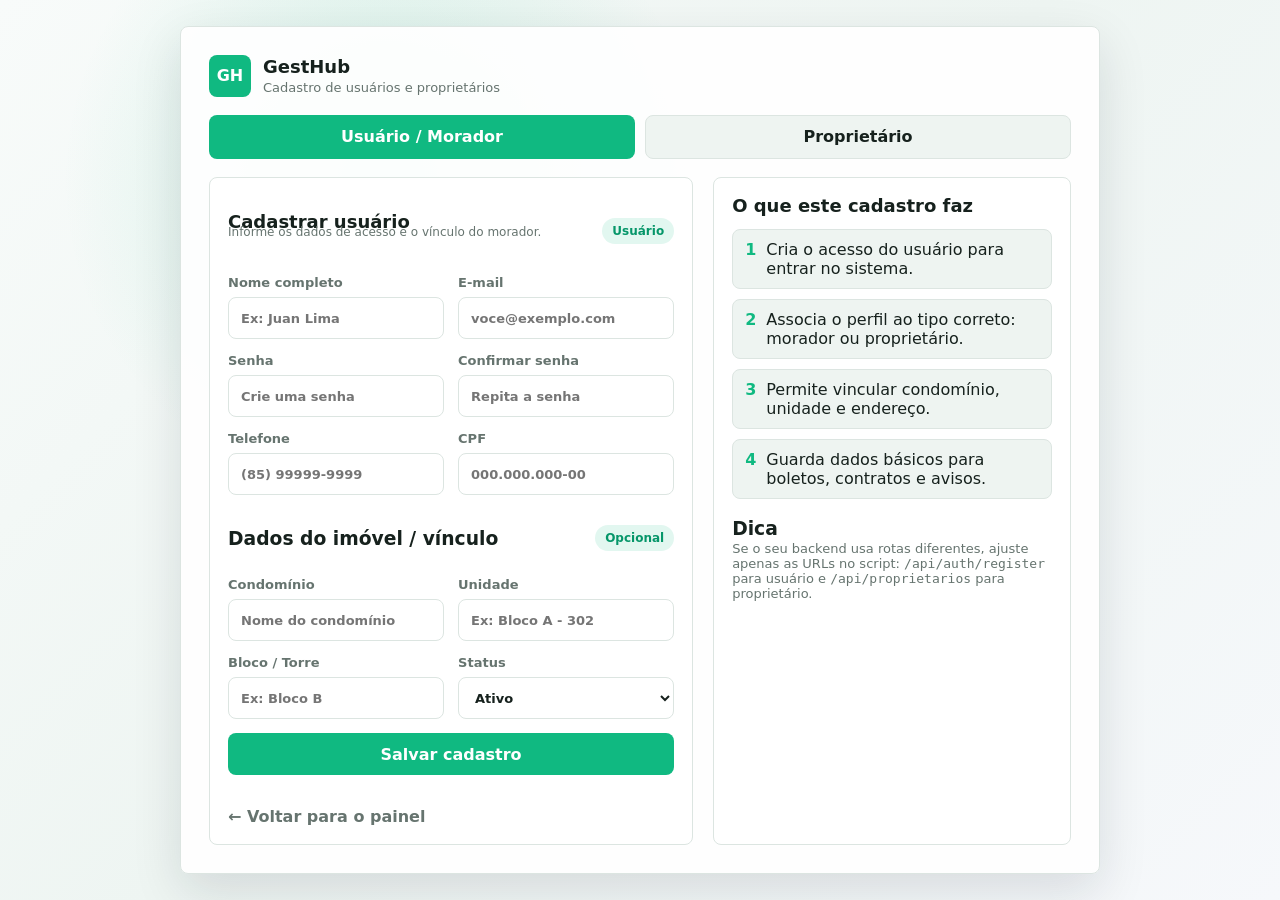
<file: projeto POO/frontend/cadastro.html>
<!doctype html>
<html lang="pt-BR">
  <head>
    <meta charset="utf-8" />
    <meta name="viewport" content="width=device-width, initial-scale=1" />
    <title>GestHub | Cadastro</title>
    <link rel="stylesheet" href="styles.css" />
    <style>
      .wide-auth {
        width: min(920px, 100%);
      }
      .auth-layout {
        display: grid;
        grid-template-columns: minmax(0, 1.15fr) minmax(280px, 0.85fr);
        gap: 20px;
      }
      .panel-card {
        padding: 18px;
        border: 1px solid var(--line);
        border-radius: 8px;
        background: color-mix(in srgb, var(--surface) 94%, transparent);
      }
      .role-switch {
        display: grid;
        grid-template-columns: repeat(2, minmax(0, 1fr));
        gap: 10px;
        margin-top: 18px;
      }
      .role-switch button {
        min-height: 44px;
        font-weight: 700;
      }
      .role-switch button.active {
        background: var(--primary);
        color: #fff;
        border-color: transparent;
      }
      .helper-list {
        margin: 14px 0 0;
        padding: 0;
        list-style: none;
        display: grid;
        gap: 10px;
      }
      .helper-list li {
        display: flex;
        gap: 10px;
        align-items: flex-start;
        padding: 10px 12px;
        border: 1px solid var(--line);
        border-radius: 8px;
        background: var(--surface-soft);
        color: var(--text);
      }
      .helper-list li span {
        color: var(--primary);
        font-weight: 800;
      }
      .form-grid-2 {
        display: grid;
        grid-template-columns: repeat(2, minmax(0, 1fr));
        gap: 14px;
      }
      .full {
        grid-column: 1 / -1;
      }
      .section-title {
        display: flex;
        align-items: center;
        justify-content: space-between;
        gap: 12px;
        margin: 16px 0 12px;
      }
      .mini-badge {
        padding: 6px 10px;
        border-radius: 999px;
        background: rgba(16, 185, 129, 0.12);
        color: var(--primary-strong);
        font-size: 12px;
        font-weight: 800;
      }
      .field-note {
        color: var(--muted);
        font-size: 12px;
        margin-top: -6px;
      }
      .back-link {
        display: inline-flex;
        align-items: center;
        gap: 8px;
        color: var(--muted);
        text-decoration: none;
        font-weight: 650;
        margin-top: 18px;
      }
      .back-link:hover {
        color: var(--text);
      }
      .hide {
        display: none !important;
      }
      @media (max-width: 860px) {
        .auth-layout {
          grid-template-columns: 1fr;
        }
      }
    </style>
  </head>
  <body>
    <div id="toast" class="toast" role="status" aria-live="polite"></div>

    <section class="auth-screen">
      <div class="auth-panel wide-auth">
        <div class="brand-lockup">
          <span class="brand-mark">GH</span>
          <div>
            <strong>GestHub</strong>
            <span>Cadastro de usuários e proprietários</span>
          </div>
        </div>

        <div class="role-switch" role="tablist" aria-label="Tipo de cadastro">
          <button id="btnMorador" class="secondary-button active" type="button" data-role="morador">Usuário / Morador</button>
          <button id="btnProprietario" class="secondary-button" type="button" data-role="proprietario">Proprietário</button>
        </div>

        <div class="auth-layout" style="margin-top: 18px;">
          <div class="panel-card">
            <div class="section-title">
              <div>
                <h2 id="formTitle">Cadastrar usuário</h2>
                <p id="formSubtitle" class="field-note">Preencha os dados de acesso e o perfil principal.</p>
              </div>
              <span id="roleTag" class="mini-badge">Usuário</span>
            </div>

            <form id="cadastroForm" class="login-form" autocomplete="off">
              <div class="form-grid-2">
                <label>
                  Nome completo
                  <input name="nome" type="text" placeholder="Ex: Juan Lima" required />
                </label>

                <label>
                  E-mail
                  <input name="email" type="email" placeholder="voce@exemplo.com" required />
                </label>

                <label>
                  Senha
                  <input name="senha" type="password" placeholder="Crie uma senha" required />
                </label>

                <label>
                  Confirmar senha
                  <input name="confirmar_senha" type="password" placeholder="Repita a senha" required />
                </label>

                <label>
                  Telefone
                  <input name="telefone" type="text" placeholder="(85) 99999-9999" />
                </label>

                <label>
                  CPF
                  <input name="cpf" type="text" placeholder="000.000.000-00" />
                </label>
              </div>

              <div class="section-title">
                <h3 style="margin:0;">Dados do imóvel / vínculo</h3>
                <span class="mini-badge">Opcional</span>
              </div>

              <div class="form-grid-2">
                <label>
                  Condomínio
                  <input name="condominio" type="text" placeholder="Nome do condomínio" />
                </label>

                <label>
                  Unidade
                  <input name="unidade" type="text" placeholder="Ex: Bloco A - 302" />
                </label>

                <label>
                  Bloco / Torre
                  <input name="bloco" type="text" placeholder="Ex: Bloco B" />
                </label>

                <label>
                  Status
                  <select name="status">
                    <option value="ativo">Ativo</option>
                    <option value="inativo">Inativo</option>
                  </select>
                </label>

                <label id="enderecoWrap" class="full">
                  Endereço do imóvel / proprietário
                  <input name="endereco" type="text" placeholder="Rua, número, bairro, cidade" />
                </label>

                <label id="documentoWrap" class="full">
                  Observações / documento
                  <textarea name="observacoes" placeholder="Informações adicionais, contrato, observações do cadastro..."></textarea>
                </label>
              </div>

              <input type="hidden" name="role" value="morador" />

              <button class="primary-button" type="submit">Salvar cadastro</button>
              <a class="back-link" href="index.html">← Voltar para o painel</a>
            </form>
          </div>

          <aside class="panel-card">
            <h2 style="margin-top: 0;">O que este cadastro faz</h2>
            <ul class="helper-list">
              <li><span>1</span><div>Cria o acesso do usuário para entrar no sistema.</div></li>
              <li><span>2</span><div>Associa o perfil ao tipo correto: morador ou proprietário.</div></li>
              <li><span>3</span><div>Permite vincular condomínio, unidade e endereço.</div></li>
              <li><span>4</span><div>Guarda dados básicos para boletos, contratos e avisos.</div></li>
            </ul>

            <div style="margin-top: 18px;">
              <h3 style="margin-bottom: 8px;">Dica</h3>
              <p class="field-note" style="font-size: 13px;">
                Se o seu backend usa rotas diferentes, ajuste apenas as URLs no script:
                <code>/api/auth/register</code> para usuário e <code>/api/proprietarios</code> para proprietário.
              </p>
            </div>
          </aside>
        </div>
      </div>
    </section>

    <script>
      const toast = document.getElementById("toast");
      const form = document.getElementById("cadastroForm");
      const roleInput = form.elements.role;
      const formTitle = document.getElementById("formTitle");
      const formSubtitle = document.getElementById("formSubtitle");
      const roleTag = document.getElementById("roleTag");
      const btnMorador = document.getElementById("btnMorador");
      const btnProprietario = document.getElementById("btnProprietario");
      const enderecoWrap = document.getElementById("enderecoWrap");
      const documentoWrap = document.getElementById("documentoWrap");

      function showToast(message) {
        toast.textContent = message;
        toast.classList.add("show");
        setTimeout(() => toast.classList.remove("show"), 2800);
      }

      function setRole(role) {
        roleInput.value = role;
        const isOwner = role === "proprietario";
        btnMorador.classList.toggle("active", !isOwner);
        btnProprietario.classList.toggle("active", isOwner);
        roleTag.textContent = isOwner ? "Proprietário" : "Usuário";
        formTitle.textContent = isOwner ? "Cadastrar proprietário" : "Cadastrar usuário";
        formSubtitle.textContent = isOwner
          ? "Informe os dados do proprietário e o vínculo com imóvel / condomínio."
          : "Informe os dados de acesso e o vínculo do morador.";
        enderecoWrap.classList.toggle("hide", !isOwner);
        documentoWrap.classList.toggle("hide", !isOwner);
      }

      btnMorador.addEventListener("click", () => setRole("morador"));
      btnProprietario.addEventListener("click", () => setRole("proprietario"));

      form.addEventListener("submit", async (event) => {
        event.preventDefault();

        const data = Object.fromEntries(new FormData(form).entries());

        if (data.senha !== data.confirmar_senha) {
          showToast("As senhas não conferem.");
          return;
        }

        delete data.confirmar_senha;

        const endpoint = data.role === "proprietario"
          ? "/api/proprietarios"
          : "/api/auth/register";

        try {
          const response = await fetch(endpoint, {
            method: "POST",
            headers: {
              "Content-Type": "application/json",
            },
            body: JSON.stringify(data),
          });

          if (!response.ok) {
            const error = await response.json().catch(() => ({}));
            throw new Error(error.detail || "Não foi possível salvar o cadastro.");
          }

          showToast("Cadastro realizado com sucesso.");
          form.reset();
          setRole("morador");
        } catch (error) {
          showToast(error.message);
        }
      });

      setRole("morador");
    </script>
  </body>
</html>
</file>
<file: projeto POO/frontend/styles.css>
:root {
  color-scheme: light;
  --primary: #10b981;
  --primary-strong: #059669;
  --bg: #f6f8fb;
  --surface: #ffffff;
  --surface-soft: #eef4f1;
  --text: #16211d;
  --muted: #66746f;
  --line: #dce5e1;
  --danger: #dc2626;
  --warning: #d97706;
  --info: #2563eb;
  --shadow: 0 18px 50px rgba(15, 23, 42, 0.12);
}

[data-theme="dark"] {
  color-scheme: dark;
  --bg: #101418;
  --surface: #171d21;
  --surface-soft: #1f2927;
  --text: #eef7f3;
  --muted: #a9b6b1;
  --line: #2b3834;
  --shadow: 0 18px 50px rgba(0, 0, 0, 0.32);
}

* {
  box-sizing: border-box;
}

body {
  margin: 0;
  min-height: 100vh;
  background: var(--bg);
  color: var(--text);
  font-family: Inter, ui-sans-serif, system-ui, -apple-system, BlinkMacSystemFont, "Segoe UI", sans-serif;
  letter-spacing: 0;
}

a {
  color: var(--primary);
  text-decoration: none;
}

a:hover {
  color: var(--primary-strong);
  text-decoration: underline;
}

button,
input,
select,
textarea {
  font: inherit;
}

button {
  cursor: pointer;
}

.hidden {
  display: none !important;
}

.auth-screen {
  min-height: 100vh;
  display: grid;
  place-items: center;
  padding: 24px;
  background:
    radial-gradient(circle at 30% 20%, rgba(16, 185, 129, 0.16), transparent 28%),
    linear-gradient(135deg, #f8fbfa 0%, #eef5f2 48%, #f6f8fb 100%);
}

[data-theme="dark"] .auth-screen {
  background:
    radial-gradient(circle at 30% 20%, rgba(16, 185, 129, 0.18), transparent 28%),
    linear-gradient(135deg, #0f1417 0%, #151c20 52%, #101418 100%);
}

.auth-panel {
  width: min(420px, 100%);
  padding: 28px;
  border: 1px solid var(--line);
  border-radius: 8px;
  background: color-mix(in srgb, var(--surface) 92%, transparent);
  box-shadow: var(--shadow);
  animation: rise 0.45s ease both;
}

.brand-lockup,
.sidebar-brand {
  display: flex;
  align-items: center;
  gap: 12px;
}

.brand-mark {
  width: 42px;
  height: 42px;
  display: grid;
  place-items: center;
  border-radius: 8px;
  background: var(--primary);
  color: white;
  font-weight: 800;
}

.brand-lockup strong,
.sidebar-brand strong {
  display: block;
  font-size: 18px;
}

.brand-lockup span:not(.brand-mark),
.sidebar-brand span:not(.brand-mark),
.kicker,
.panel-head span,
.module-toolbar p {
  color: var(--muted);
  font-size: 13px;
}

.login-form,
.record-form {
  display: grid;
  gap: 14px;
  margin-top: 24px;
}

label {
  display: grid;
  gap: 7px;
  color: var(--muted);
  font-size: 13px;
  font-weight: 650;
}

input,
select,
textarea {
  width: 100%;
  min-height: 42px;
  border: 1px solid var(--line);
  border-radius: 8px;
  background: var(--surface);
  color: var(--text);
  padding: 10px 12px;
  outline: none;
  transition: border-color 0.2s ease, box-shadow 0.2s ease, background 0.2s ease;
}

textarea {
  min-height: 92px;
  resize: vertical;
}

input:focus,
select:focus,
textarea:focus {
  border-color: var(--primary);
  box-shadow: 0 0 0 4px rgba(16, 185, 129, 0.14);
}

.primary-button,
.secondary-button,
.icon-button,
.nav-list button,
.demo-access button {
  border: 0;
  border-radius: 8px;
  transition: transform 0.18s ease, background 0.2s ease, color 0.2s ease, border-color 0.2s ease;
}

.primary-button {
  min-height: 42px;
  padding: 10px 16px;
  background: var(--primary);
  color: white;
  font-weight: 750;
}

.primary-button:hover {
  background: var(--primary-strong);
  transform: translateY(-1px);
}

.secondary-button,
.demo-access button {
  min-height: 38px;
  padding: 9px 13px;
  background: var(--surface-soft);
  color: var(--text);
  border: 1px solid var(--line);
}

.demo-access {
  display: flex;
  gap: 10px;
  margin-top: 14px;
}

.app-shell {
  min-height: 100vh;
  display: grid;
  grid-template-columns: 274px 1fr;
}

.sidebar {
  position: sticky;
  top: 0;
  height: 100vh;
  padding: 20px 14px;
  border-right: 1px solid var(--line);
  background: var(--surface);
}

.sidebar-brand {
  padding: 4px 8px 18px;
}

.nav-list {
  display: grid;
  gap: 5px;
  overflow-y: auto;
  max-height: calc(100vh - 94px);
  padding-right: 2px;
}

.nav-list button {
  display: flex;
  align-items: center;
  gap: 10px;
  width: 100%;
  min-height: 40px;
  padding: 9px 12px;
  background: transparent;
  color: var(--muted);
  text-align: left;
}

.nav-list button span {
  width: 22px;
  display: inline-grid;
  place-items: center;
  color: var(--primary);
  font-weight: 800;
}

.nav-list button.active,
.nav-list button:hover {
  background: var(--surface-soft);
  color: var(--text);
}

.workspace {
  min-width: 0;
  padding: 22px;
}

.topbar {
  display: flex;
  align-items: center;
  justify-content: space-between;
  gap: 16px;
  margin-bottom: 20px;
}

h1,
h2 {
  margin: 0;
  line-height: 1.1;
}

h1 {
  font-size: clamp(26px, 3vw, 36px);
}

h2 {
  font-size: 18px;
}

.topbar-actions,
.module-actions {
  display: flex;
  align-items: center;
  gap: 10px;
  flex-wrap: wrap;
}

.search-box {
  width: min(330px, 42vw);
  display: flex;
  align-items: center;
  gap: 8px;
  min-height: 42px;
  padding: 0 12px;
  border: 1px solid var(--line);
  border-radius: 8px;
  background: var(--surface);
}

.search-box input {
  min-height: 38px;
  padding: 0;
  border: 0;
  box-shadow: none;
  background: transparent;
}

.icon-button {
  width: 42px;
  height: 42px;
  display: grid;
  place-items: center;
  background: var(--surface);
  border: 1px solid var(--line);
  color: var(--text);
  font-size: 18px;
}

.icon-button:hover,
.secondary-button:hover {
  background: var(--surface-soft);
  transform: translateY(-1px);
}

.view {
  display: none;
  animation: fade 0.28s ease both;
}

.active-view {
  display: block;
}

.metric-grid {
  display: grid;
  grid-template-columns: repeat(4, minmax(170px, 1fr));
  gap: 14px;
}

.metric-card,
.panel,
.table-shell,
.empty-state,
.report-card {
  border: 1px solid var(--line);
  border-radius: 8px;
  background: var(--surface);
  box-shadow: 0 1px 2px rgba(15, 23, 42, 0.04);
}

.metric-card {
  padding: 16px;
  min-height: 112px;
  display: grid;
  align-content: space-between;
}

.metric-card span {
  color: var(--muted);
  font-size: 13px;
}

.metric-card strong {
  font-size: 28px;
}

.metric-card small {
  color: var(--primary);
  font-weight: 750;
}

.analytics-grid {
  display: grid;
  grid-template-columns: minmax(0, 1.5fr) minmax(280px, 0.8fr);
  gap: 14px;
  margin: 14px 0;
}

.panel {
  padding: 16px;
}

.panel-head,
.module-toolbar,
.drawer-head {
  display: flex;
  align-items: center;
  justify-content: space-between;
  gap: 14px;
  margin-bottom: 14px;
}

canvas {
  width: 100%;
  max-width: 100%;
  height: 280px;
}

.notice-list {
  display: grid;
  gap: 10px;
}

.notice-item {
  display: grid;
  gap: 5px;
  padding: 12px;
  border: 1px solid var(--line);
  border-radius: 8px;
  background: var(--surface-soft);
}

.notice-item strong {
  color: var(--text);
}

.module-toolbar {
  align-items: flex-end;
}

.module-toolbar p {
  margin: 7px 0 0;
}

.table-shell {
  overflow: auto;
}

table {
  width: 100%;
  min-width: 760px;
  border-collapse: collapse;
}

th,
td {
  padding: 13px 14px;
  border-bottom: 1px solid var(--line);
  text-align: left;
  vertical-align: middle;
  white-space: nowrap;
}

th {
  color: var(--muted);
  font-size: 12px;
  text-transform: uppercase;
}

td {
  font-size: 14px;
}

.status-pill {
  display: inline-flex;
  align-items: center;
  min-height: 26px;
  padding: 4px 9px;
  border-radius: 999px;
  background: rgba(16, 185, 129, 0.12);
  color: var(--primary-strong);
  font-weight: 750;
  font-size: 12px;
}

.status-pill.warn {
  background: rgba(217, 119, 6, 0.13);
  color: var(--warning);
}

.status-pill.danger {
  background: rgba(220, 38, 38, 0.12);
  color: var(--danger);
}

.row-actions {
  display: flex;
  align-items: center;
  gap: 7px;
}

.row-actions button {
  min-width: 34px;
  height: 34px;
  border: 1px solid var(--line);
  border-radius: 8px;
  background: var(--surface);
  color: var(--text);
}

.empty-state {
  margin-top: 12px;
  padding: 22px;
  color: var(--muted);
  text-align: center;
}

.drawer {
  position: fixed;
  top: 0;
  right: 0;
  z-index: 20;
  width: min(460px, 100vw);
  height: 100vh;
  padding: 22px;
  border-left: 1px solid var(--line);
  background: var(--surface);
  box-shadow: var(--shadow);
  transform: translateX(110%);
  transition: transform 0.25s ease;
  overflow-y: auto;
}

.drawer.open {
  transform: translateX(0);
}

.record-form .form-grid {
  display: grid;
  grid-template-columns: repeat(2, minmax(0, 1fr));
  gap: 12px;
}

.record-form .full {
  grid-column: 1 / -1;
}

.form-actions {
  display: flex;
  justify-content: flex-end;
  gap: 10px;
  margin-top: 8px;
}

.report-grid {
  display: grid;
  grid-template-columns: repeat(auto-fit, minmax(230px, 1fr));
  gap: 14px;
}

.report-card {
  padding: 16px;
  display: grid;
  gap: 12px;
}

.report-actions {
  display: flex;
  gap: 8px;
  flex-wrap: wrap;
}

.toast {
  position: fixed;
  right: 18px;
  bottom: 18px;
  z-index: 30;
  max-width: min(360px, calc(100vw - 36px));
  padding: 12px 14px;
  border-radius: 8px;
  background: #111827;
  color: white;
  box-shadow: var(--shadow);
  transform: translateY(16px);
  opacity: 0;
  pointer-events: none;
  transition: opacity 0.2s ease, transform 0.2s ease;
}

.toast.show {
  opacity: 1;
  transform: translateY(0);
}

@keyframes fade {
  from {
    opacity: 0;
    transform: translateY(8px);
  }
  to {
    opacity: 1;
    transform: translateY(0);
  }
}

@keyframes rise {
  from {
    opacity: 0;
    transform: translateY(12px);
  }
  to {
    opacity: 1;
    transform: translateY(0);
  }
}

@media (max-width: 1080px) {
  .app-shell {
    grid-template-columns: 92px 1fr;
  }

  .sidebar-brand div,
  .nav-list button {
    font-size: 0;
  }

  .nav-list button {
    justify-content: center;
  }

  .nav-list button span {
    font-size: 17px;
  }

  .metric-grid {
    grid-template-columns: repeat(2, minmax(0, 1fr));
  }

  .analytics-grid {
    grid-template-columns: 1fr;
  }
}

@media (max-width: 720px) {
  .app-shell {
    display: block;
  }

  .sidebar {
    position: fixed;
    left: 0;
    right: 0;
    bottom: 0;
    top: auto;
    z-index: 10;
    height: auto;
    padding: 8px;
    border-right: 0;
    border-top: 1px solid var(--line);
  }

  .sidebar-brand {
    display: none;
  }

  .nav-list {
    display: flex;
    max-height: none;
    overflow-x: auto;
  }

  .nav-list button {
    width: auto;
    min-width: 54px;
  }

  .workspace {
    padding: 16px 16px 86px;
  }

  .topbar,
  .module-toolbar,
  .panel-head {
    align-items: flex-start;
    flex-direction: column;
  }

  .topbar-actions,
  .search-box {
    width: 100%;
  }

  .metric-grid,
  .record-form .form-grid {
    grid-template-columns: 1fr;
  }

  .drawer {
    width: 100vw;
  }
}
</file>
